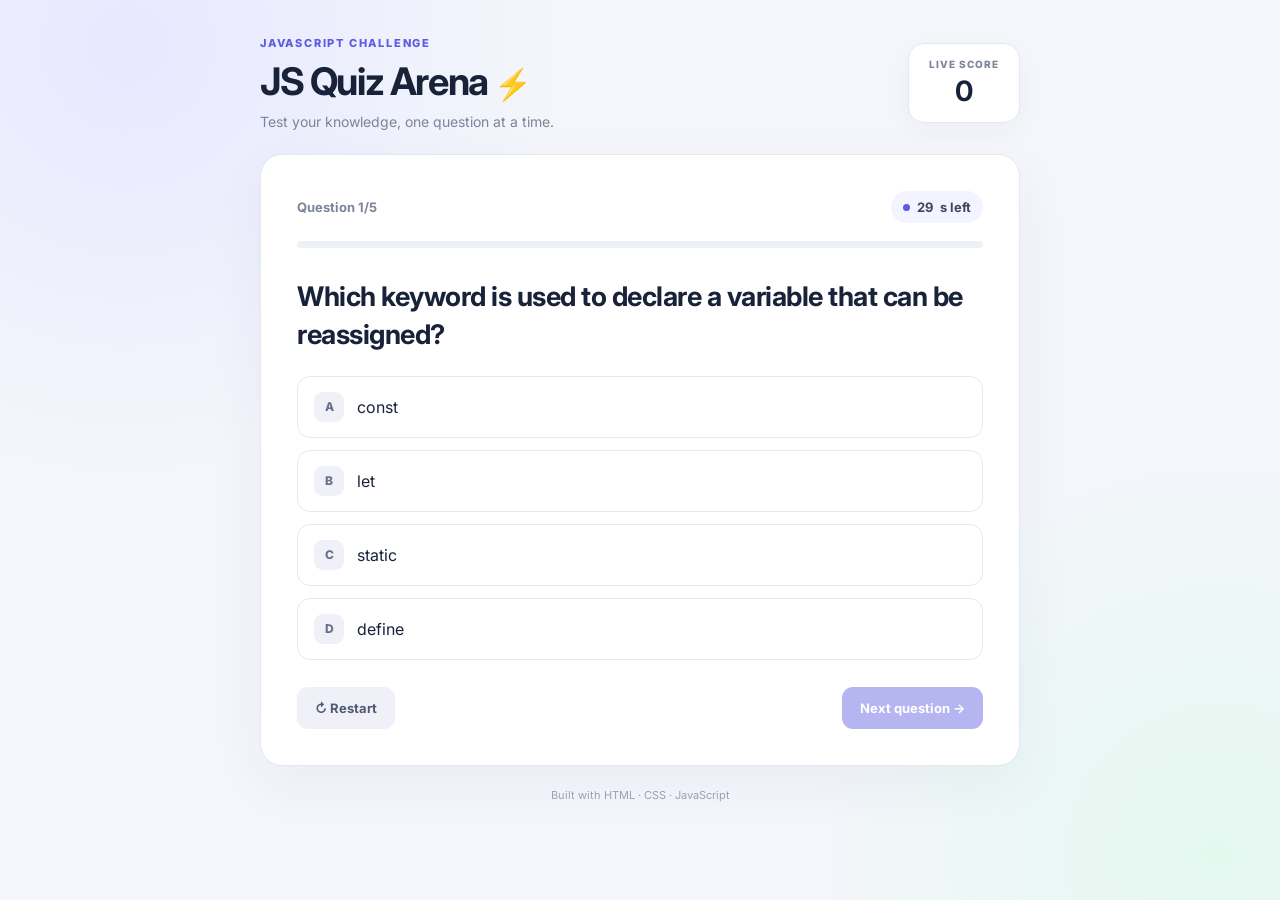
<file: index.html>
<!DOCTYPE html>
<html lang="en">
<head>
  <meta charset="UTF-8" />
  <meta name="viewport" content="width=device-width, initial-scale=1.0" />
  <title>JS Quiz Arena</title>
  <link rel="stylesheet" href="style.css" />
</head>
<body>
  <main class="app">
    <header class="top">
      <div>
        <p class="eyebrow">JAVASCRIPT CHALLENGE</p>
        <h1>JS Quiz Arena <span>⚡</span></h1>
        <p class="subtitle">Test your knowledge, one question at a time.</p>
      </div>
      <div class="score-card">
        <span class="muted">LIVE SCORE</span>
        <strong id="liveScore">0</strong>
      </div>
    </header>

    <section id="quizScreen" class="panel">
      <div class="quiz-meta">
        <span id="questionCount">Question 1/5</span>
        <span class="timer"><span class="timer-dot"></span><span id="timer">30</span>s left</span>
      </div>
      <div class="progress-track"><div id="progressBar" class="progress-bar"></div></div>

      <h2 id="questionText">Question appears here</h2>
      <div id="options" class="options"></div>

      <div id="feedback" class="feedback hidden" aria-live="polite">
        <strong id="feedbackTitle"></strong>
        <p id="explanation"></p>
      </div>

      <div class="actions">
        <button id="restartBtn" class="btn btn-secondary">↻ Restart</button>
        <button id="nextBtn" class="btn btn-primary" disabled>Next question →</button>
      </div>
    </section>

    <section id="resultScreen" class="panel result hidden">
      <div class="result-icon">🏆</div>
      <p class="eyebrow">QUIZ COMPLETED</p>
      <h2>Your final score</h2>
      <p class="final-score"><span id="finalScore">0</span><small> / 5</small></p>
      <p id="ratingMessage" class="rating-message"></p>
      <div class="result-actions">
        <button id="reviewBtn" class="btn btn-secondary">Review wrong answers</button>
        <button id="playAgainBtn" class="btn btn-primary">Play again ↻</button>
      </div>
    </section>

    <section id="reviewScreen" class="panel hidden">
      <div class="review-header">
        <div>
          <p class="eyebrow">LEARN FROM YOUR MISTAKES</p>
          <h2>Review wrong answers</h2>
        </div>
        <button id="backBtn" class="btn btn-secondary">Back to results</button>
      </div>
      <div id="reviewList"></div>
      <p id="noMistakes" class="no-mistakes hidden">Amazing! You answered every question correctly. 🎉</p>
    </section>

    <footer>Built with HTML · CSS · JavaScript</footer>
  </main>
  <script src="script.js"></script>
</body>
</html>
</file>
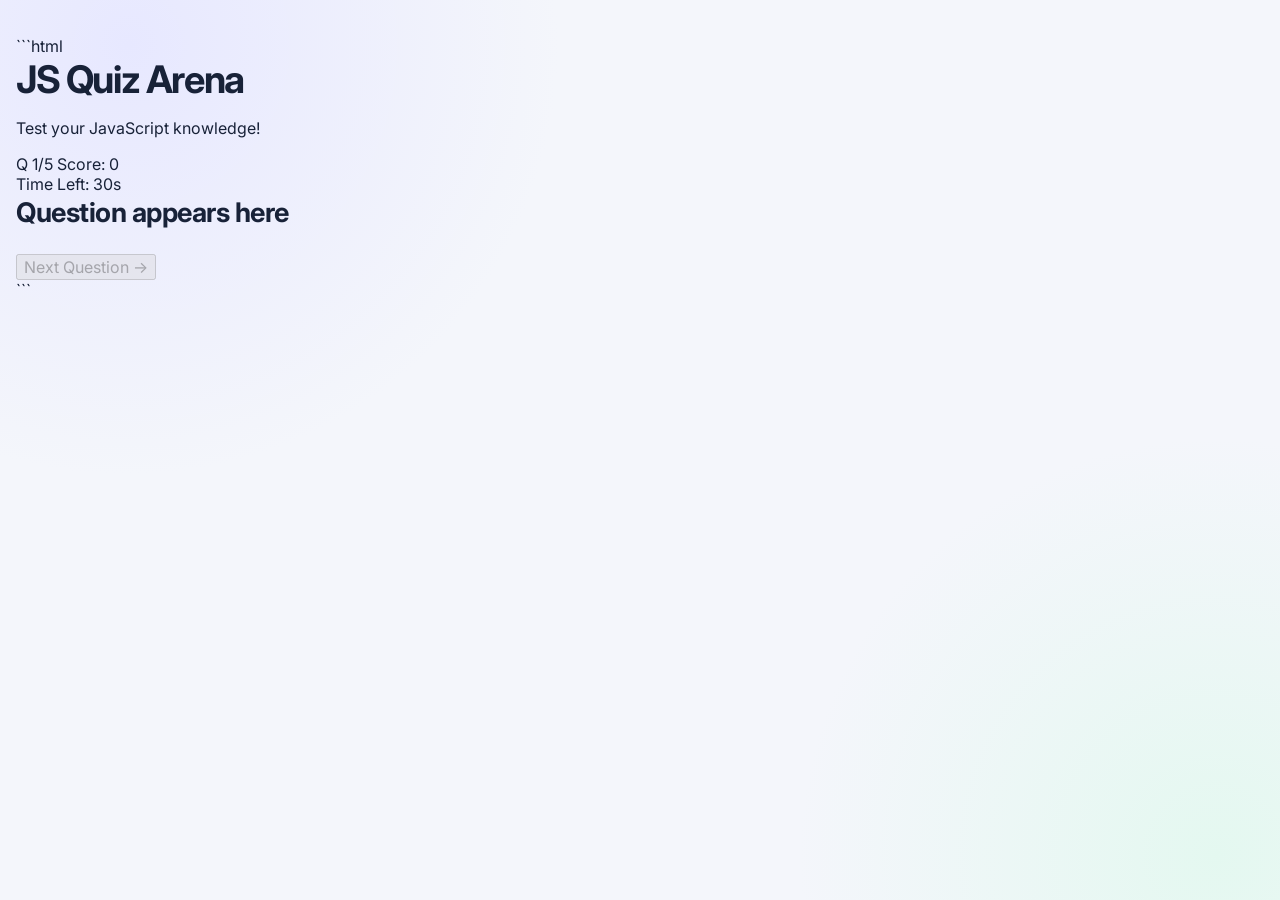
<file: task.html>
```html
<!DOCTYPE html>
<html lang="en">
<head>
    <meta charset="UTF-8">
    <meta name="viewport" content="width=device-width, initial-scale=1.0">
    <title>JS Quiz Arena</title>
    <link rel="stylesheet" href="style.css">
</head>
<body>

    <div class="quiz-container">
        <header>
            <h1>JS Quiz Arena</h1>
            <p>Test your JavaScript knowledge!</p>
        </header>

        <div id="quiz-screen">
            <div class="quiz-info">
                <span id="question-number">Q 1/5</span>
                <span id="score">Score: 0</span>
            </div>

            <div class="progress-container">
                <div id="progress-bar"></div>
            </div>

            <div class="timer-container">
                Time Left: <span id="timer">30</span>s
            </div>

            <h2 id="question">Question appears here</h2>

            <div id="options"></div>

            <div id="explanation"></div>

            <button id="next-btn" disabled>Next Question →</button>
        </div>

        <div id="result-screen" class="hidden">
            <h2>Quiz Completed! 🎉</h2>
            <p id="final-score"></p>
            <h3 id="rating"></h3>

            <button id="review-btn">Review Wrong Answers</button>
            <button id="restart-btn">Restart Quiz</button>
        </div>

        <div id="review-screen" class="hidden">
            <h2>Review Wrong Answers</h2>
            <div id="wrong-answers"></div>
            <button id="review-restart-btn">Play Again</button>
        </div>
    </div>

    <script src="script.js"></script>
</body>
</html>
```
</file>
<file: style.css>
@import url('https://fonts.googleapis.com/css2?family=Inter:wght@400;500;600;700;800&display=swap');

:root {
  --bg: #f4f6fb;
  --panel: #ffffff;
  --text: #182238;
  --muted: #7b8498;
  --primary: #5b5ce2;
  --primary-dark: #4546c8;
  --border: #e5e8f1;
  --green: #168653;
  --green-bg: #e9f8f0;
  --red: #d94252;
  --red-bg: #fff0f1;
}

* { box-sizing: border-box; }
body {
  margin: 0;
  min-height: 100vh;
  padding: 36px 16px;
  font-family: Inter, Arial, sans-serif;
  color: var(--text);
  background:
    radial-gradient(circle at 10% 5%, #e7e8ff 0, transparent 30%),
    radial-gradient(circle at 95% 95%, #e4f8f0 0, transparent 28%),
    var(--bg);
}
button { font: inherit; }
.app { width: min(760px, 100%); margin: 0 auto; }
.top { display: flex; align-items: center; justify-content: space-between; gap: 20px; margin-bottom: 24px; }
.eyebrow { color: var(--primary); font-size: 11px; letter-spacing: 1.8px; font-weight: 800; margin: 0 0 8px; }
h1 { font-size: clamp(27px, 5vw, 38px); margin: 0; letter-spacing: -1.4px; }
h1 span { font-size: .8em; }
.subtitle { color: var(--muted); margin: 9px 0 0; font-size: 14px; }
.score-card { background: var(--panel); border: 1px solid var(--border); border-radius: 16px; padding: 14px 20px; text-align: center; min-width: 105px; box-shadow: 0 8px 25px #27365b0a; }
.score-card .muted { display: block; color: var(--muted); font-size: 10px; font-weight: 800; letter-spacing: 1px; }
.score-card strong { display: block; font-size: 28px; margin-top: 4px; }
.panel { background: var(--panel); border: 1px solid var(--border); border-radius: 22px; padding: clamp(22px, 5vw, 36px); box-shadow: 0 18px 55px #27365b0d; }
.quiz-meta { display: flex; align-items: center; justify-content: space-between; gap: 12px; font-size: 13px; font-weight: 700; color: var(--muted); }
.timer { display: inline-flex; align-items: center; gap: 7px; color: #41465b; background: #f3f4ff; border-radius: 999px; padding: 8px 12px; }
.timer-dot { width: 7px; height: 7px; border-radius: 50%; background: var(--primary); }
.timer.urgent { color: var(--red); background: var(--red-bg); }
.timer.urgent .timer-dot { background: var(--red); }
.progress-track { height: 7px; background: #eef0f7; border-radius: 999px; overflow: hidden; margin: 18px 0 30px; }
.progress-bar { height: 100%; width: 0; background: linear-gradient(90deg, #7778f2, var(--primary)); border-radius: inherit; transition: width .25s ease; }
h2 { font-size: clamp(21px, 4vw, 27px); line-height: 1.4; margin: 0 0 22px; letter-spacing: -.5px; }
.options { display: grid; gap: 12px; }
.option {
  width: 100%; display: flex; align-items: center; gap: 13px; text-align: left;
  border: 1px solid var(--border); border-radius: 13px; padding: 15px 16px;
  color: var(--text); background: #fff; cursor: pointer; transition: .18s ease;
}
.option:hover:not(:disabled) { border-color: #a6a7f3; background: #fafaff; transform: translateY(-1px); }
.option:disabled { cursor: default; }
.option-letter { display: grid; place-items: center; width: 30px; height: 30px; flex: 0 0 30px; border-radius: 9px; background: #f0f1f8; color: #69718a; font-size: 12px; font-weight: 800; }
.option.correct { border-color: #7bd4a5; background: var(--green-bg); color: #126b42; }
.option.correct .option-letter { background: #c9f0da; color: var(--green); }
.option.wrong { border-color: #f0a0a8; background: var(--red-bg); color: #a92d3a; }
.option.wrong .option-letter { background: #ffd9dd; color: var(--red); }
.feedback { margin-top: 18px; border-radius: 13px; padding: 15px 17px; background: #f5f6fc; font-size: 13px; line-height: 1.6; }
.feedback strong { display: block; margin-bottom: 4px; }
.feedback p { margin: 0; color: #606a80; }
.feedback.good { background: var(--green-bg); }
.feedback.good strong { color: var(--green); }
.feedback.bad { background: var(--red-bg); }
.feedback.bad strong { color: var(--red); }
.actions { display: flex; justify-content: space-between; gap: 12px; margin-top: 27px; }
.btn { border: 0; border-radius: 11px; padding: 13px 18px; font-weight: 700; font-size: 13px; cursor: pointer; transition: .18s ease; }
.btn:disabled { opacity: .45; cursor: not-allowed; }
.btn-primary { background: var(--primary); color: white; }
.btn-primary:hover:not(:disabled) { background: var(--primary-dark); transform: translateY(-1px); }
.btn-secondary { background: #f0f1f8; color: #505a73; }
.btn-secondary:hover { background: #e7e9f3; }
.hidden { display: none !important; }
.result { text-align: center; padding-top: 42px; padding-bottom: 42px; }
.result-icon { font-size: 42px; margin-bottom: 15px; }
.result h2 { margin-bottom: 4px; }
.final-score { font-size: 58px; font-weight: 800; letter-spacing: -2px; margin: 5px 0 0; color: var(--primary); }
.final-score small { font-size: 24px; color: #9aa1b3; letter-spacing: 0; }
.rating-message { color: var(--muted); margin: 4px 0 25px; }
.result-actions { display: flex; justify-content: center; flex-wrap: wrap; gap: 10px; }
.review-header { display: flex; align-items: center; justify-content: space-between; gap: 15px; margin-bottom: 24px; }
.review-header h2 { margin: 0; }
.review-item { border: 1px solid var(--border); border-radius: 13px; padding: 17px; margin-bottom: 13px; line-height: 1.5; }
.review-item h3 { font-size: 15px; margin: 0 0 12px; }
.review-item p { font-size: 13px; margin: 6px 0; color: #606a80; }
.review-item .right-answer { color: var(--green); font-weight: 700; }
.review-item .your-answer { color: var(--red); font-weight: 700; }
.no-mistakes { text-align: center; padding: 25px 0; color: var(--green); font-weight: 700; }
footer { text-align: center; color: #9aa1b3; font-size: 11px; margin-top: 22px; }
@media (max-width: 520px) {
  body { padding: 22px 12px; }
  .top { align-items: flex-start; }
  .score-card { padding: 11px 13px; min-width: 83px; }
  .actions { flex-direction: column-reverse; }
  .actions .btn { width: 100%; }
  .review-header { align-items: flex-start; flex-direction: column; }
}
</file>
